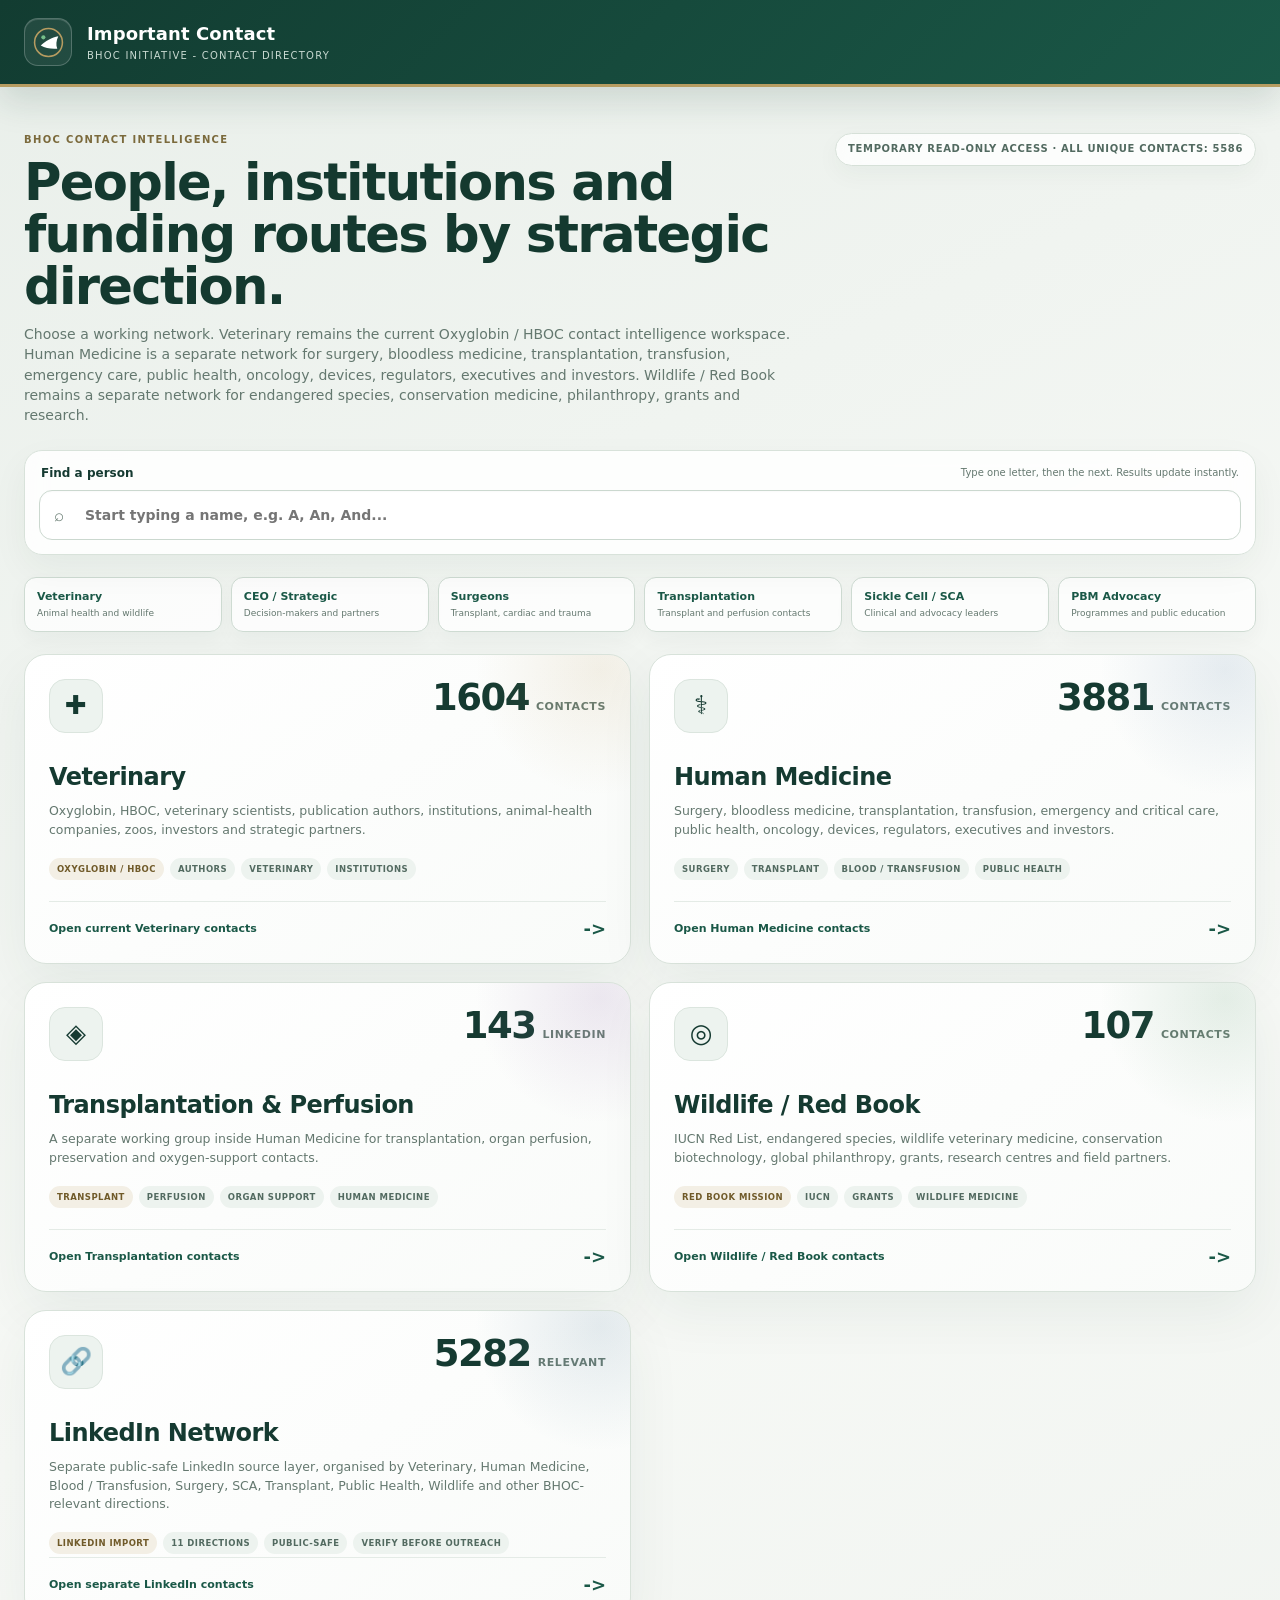
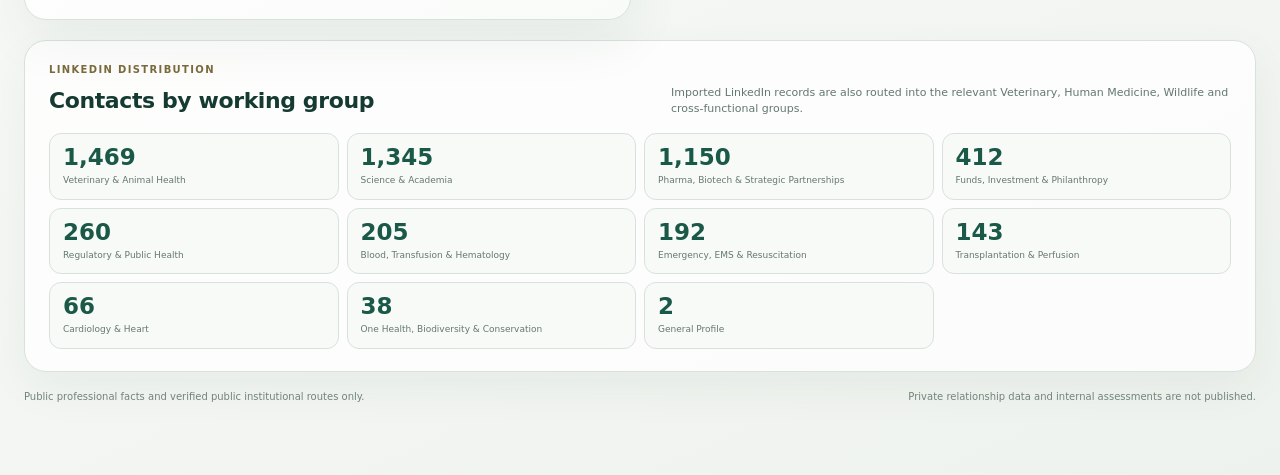
<file: index.html>
<!doctype html>
<html lang="en">
<head>
<meta charset="utf-8">
<meta name="viewport" content="width=device-width,initial-scale=1">
<meta name="robots" content="noindex,nofollow,noarchive">
<meta name="referrer" content="no-referrer">
<meta http-equiv="Content-Security-Policy" content="default-src 'self'; script-src 'self' 'unsafe-inline'; style-src 'self' 'unsafe-inline'; connect-src 'self'; img-src 'self' data:; object-src 'none'; frame-src 'none'; base-uri 'none'; form-action 'none'">
<title>Important Contact | BHOC Contact Intelligence</title>
<style>.card.human:before{background:radial-gradient(circle,#7898b52b,transparent 68%)}.result-badge.human{background:#edf1f7;color:#49627a}

:root{--bg:#eef2ee;--panel:#fff;--line:#d8e2da;--ink:#153a31;--muted:#64786f;--brand:#123c31;--brand2:#1a5847;--gold:#b79c61;--soft:#edf3ef}
*{box-sizing:border-box}
html,body{margin:0;min-height:100%;background:linear-gradient(155deg,#e9efea 0%,#f7f9f6 55%,#eef2ee 100%);color:var(--ink);font:14px/1.45 system-ui,-apple-system,BlinkMacSystemFont,"Segoe UI",sans-serif}
a{color:inherit}
header{background:linear-gradient(135deg,var(--brand),var(--brand2));color:#fff;border-bottom:3px solid var(--gold);box-shadow:0 14px 35px #123c3126}
.top{max-width:1360px;min-height:84px;margin:auto;padding:0 24px;display:flex;align-items:center;gap:15px}
.mark{width:48px;height:48px;border:1px solid #ffffff38;border-radius:14px;display:grid;place-items:center;background:#ffffff12;box-shadow:inset 0 1px 0 #ffffff22}
.mark svg{width:33px;height:33px}.brand b{display:block;font-size:18px;letter-spacing:.1px}.brand small{display:block;font-size:10px;color:#c8d9d1;letter-spacing:1.2px;text-transform:uppercase;margin-top:2px}
main{max-width:1360px;margin:auto;padding:46px 24px 70px}
.hero{display:grid;grid-template-columns:minmax(0,1fr) auto;gap:30px;align-items:end;margin-bottom:24px}
.kicker{font-size:10px;text-transform:uppercase;letter-spacing:1.35px;font-weight:850;color:#7b6a3c;margin-bottom:8px}
h1{font-size:clamp(30px,4vw,54px);line-height:1.02;letter-spacing:-1.7px;margin:0 0 12px;color:#14392f;max-width:850px}
.hero p{margin:0;color:var(--muted);font-size:14px;max-width:790px}
.live{align-self:start;border:1px solid #d6e0d8;background:#ffffffc7;backdrop-filter:blur(10px);border-radius:999px;padding:8px 12px;font-size:10px;font-weight:850;text-transform:uppercase;letter-spacing:.65px;color:#526a60;box-shadow:0 8px 24px #123c310b}
.search-panel{position:relative;z-index:20;margin:0 0 22px;background:#ffffffd9;border:1px solid var(--line);border-radius:18px;padding:14px;box-shadow:0 14px 36px #123c310d;backdrop-filter:blur(10px)}
.search-label{display:flex;justify-content:space-between;gap:12px;align-items:center;margin:0 2px 8px}.search-label b{font-size:12px}.search-label span{font-size:10px;color:var(--muted)}
.search-wrap{position:relative}.search-icon{position:absolute;left:15px;top:50%;transform:translateY(-50%);font-size:17px;color:#6a7e74;pointer-events:none}.search-wrap input{width:100%;height:50px;border:1px solid #cbd8cf;border-radius:13px;background:#fff;color:var(--ink);padding:0 48px 0 45px;font:600 14px/1.2 system-ui,-apple-system,BlinkMacSystemFont,"Segoe UI",sans-serif;outline:none;box-shadow:inset 0 1px 2px #123c3106}.search-wrap input:focus{border-color:#79978a;box-shadow:0 0 0 3px #1a584713}.clear-search{position:absolute;right:10px;top:50%;transform:translateY(-50%);width:31px;height:31px;border:0;border-radius:9px;background:#edf3ef;color:#526a60;cursor:pointer;font-size:17px;display:none}.clear-search.show{display:block}.search-results{display:none;margin-top:8px;border:1px solid #d6e0d8;border-radius:13px;background:#fff;overflow:hidden;box-shadow:0 18px 40px #123c3114;max-height:420px;overflow-y:auto}.search-results.show{display:block}.result{display:grid;grid-template-columns:minmax(0,1fr) auto;gap:16px;padding:12px 13px;border-bottom:1px solid #e7ede9;text-decoration:none;align-items:center}.result:last-child{border-bottom:0}.result:hover,.result.active{background:#f5f8f6}.result-name{font-size:13px;font-weight:850;color:#173d33}.result-meta{font-size:10px;color:var(--muted);margin-top:2px;line-height:1.35}.result-badges{display:flex;gap:5px;flex-wrap:wrap;justify-content:flex-end}.result-badge{font-size:8px;font-weight:850;text-transform:uppercase;letter-spacing:.4px;padding:4px 7px;border-radius:999px;background:#edf3ef;color:#526a60}.result-badge.wild{background:#edf4e9;color:#4d684e}.result-badge.vet{background:#f3efe5;color:#715b29}.empty-result{padding:14px;color:var(--muted);font-size:11px}.search-foot{padding:8px 12px;background:#f7f9f7;color:#7a8b82;font-size:9px;border-top:1px solid #e7ede9}
.priority-nav{display:grid;grid-template-columns:repeat(6,minmax(120px,1fr));gap:9px;margin:0 0 22px}.priority-link{padding:11px 12px;border:1px solid #cedbd2;border-radius:12px;background:#ffffffc9;color:var(--ink);text-decoration:none;box-shadow:0 8px 20px #123c310a;transition:transform .15s ease,border-color .15s ease}.priority-link:hover{transform:translateY(-1px);border-color:var(--gold)}.priority-link b{display:block;font-size:11px;color:var(--brand2)}.priority-link span{display:block;margin-top:3px;font-size:9px;color:var(--muted);line-height:1.3}
.grid{display:grid;grid-template-columns:repeat(2,minmax(0,1fr));gap:18px}
.card{position:relative;min-height:310px;background:linear-gradient(145deg,#fff,#f9fbf9);border:1px solid var(--line);border-radius:22px;padding:24px;overflow:hidden;text-decoration:none;box-shadow:0 20px 55px #123c3110;transition:transform .18s ease,box-shadow .18s ease,border-color .18s ease}
.card:hover{transform:translateY(-3px);box-shadow:0 26px 65px #123c3118;border-color:#c3d2c7}
.card:before{content:"";position:absolute;width:260px;height:260px;border-radius:50%;right:-100px;top:-115px;background:radial-gradient(circle,#b79c6124,transparent 68%);pointer-events:none}
.card.wild:before{background:radial-gradient(circle,#6ca27a2b,transparent 68%)}.card.network:before{background:radial-gradient(circle,#6b8fa52b,transparent 68%)}
.card-top{display:flex;justify-content:space-between;align-items:flex-start;gap:20px}
.icon{width:54px;height:54px;border-radius:16px;background:#edf3ef;border:1px solid #dbe5de;display:grid;place-items:center;font-size:26px}
.count{display:flex;align-items:baseline;gap:7px;text-align:right}.count strong{font-size:37px;line-height:1;letter-spacing:-1.5px}.count span{font-size:11px;font-weight:800;color:var(--muted);text-transform:uppercase;letter-spacing:.6px}
.card h2{font-size:24px;margin:27px 0 8px;letter-spacing:-.55px}.card p{color:var(--muted);margin:0;max-width:570px;font-size:12.5px}
.tags{display:flex;flex-wrap:wrap;gap:6px;margin:19px 0 26px}.tag{background:var(--soft);color:#526a60;border-radius:999px;padding:5px 8px;font-size:8.5px;font-weight:850;text-transform:uppercase;letter-spacing:.45px}.tag.gold{background:#f3efe5;color:#705a29}
.go{position:absolute;left:24px;right:24px;bottom:21px;display:flex;justify-content:space-between;align-items:center;padding-top:14px;border-top:1px solid #e4ebe6;font-size:11px;font-weight:850;color:#1a5847}.arrow{font-size:18px}
.card.transplant:before{background:radial-gradient(circle,#9c7cb12b,transparent 68%)}
.group-summary{margin-top:20px;padding:22px 24px;background:#ffffffc9;border:1px solid var(--line);border-radius:22px;box-shadow:0 16px 45px #123c310d}.group-summary-head{display:flex;justify-content:space-between;gap:20px;align-items:end;margin-bottom:16px}.group-summary-head h2{margin:0;font-size:22px;letter-spacing:-.4px}.group-summary-head span{max-width:560px;color:var(--muted);font-size:11px}.group-counts{display:grid;grid-template-columns:repeat(4,minmax(150px,1fr));gap:8px}.group-count{padding:12px 13px;border:1px solid #d8e2da;border-radius:12px;background:#f8faf8}.group-count strong{display:block;font-size:23px;line-height:1;color:var(--brand2)}.group-count span{display:block;margin-top:6px;color:var(--muted);font-size:9px;line-height:1.3}.group-loading{color:var(--muted);font-size:11px}
.footer{margin-top:18px;color:#71847a;font-size:10px;display:flex;justify-content:space-between;gap:20px;flex-wrap:wrap}
@media(max-width:820px){main{padding:30px 15px 50px}.top{padding:0 15px}.hero{grid-template-columns:1fr;gap:14px}.live{justify-self:start}.priority-nav{grid-template-columns:1fr 1fr}.grid{grid-template-columns:1fr}.card{min-height:300px;padding:20px}.go{left:20px;right:20px}.count strong{font-size:32px}h1{letter-spacing:-1px}.search-label{align-items:flex-start;flex-direction:column;gap:2px}.result{grid-template-columns:1fr}.result-badges{justify-content:flex-start}.group-summary{padding:18px}.group-summary-head{align-items:flex-start;flex-direction:column;gap:5px}.group-counts{grid-template-columns:repeat(2,minmax(0,1fr))}}@media(max-width:470px){.priority-nav{grid-template-columns:1fr}.group-counts{grid-template-columns:1fr}}
</style>
</head>
<body>
<header>
  <div class="top">
    <div class="mark" aria-label="BHOC Initiative">
      <svg viewBox="0 0 64 64" fill="none" aria-hidden="true">
        <circle cx="32" cy="32" r="27" stroke="#B79C61" stroke-width="3"/>
        <path d="M17 38c8-8 22-16 34-18-4 8-5 17-2 24-12 1-23-1-32-6Z" fill="#fff"/>
        <circle cx="22" cy="22" r="4" fill="#75BE89"/>
      </svg>
    </div>
    <div class="brand"><b>Important Contact</b><small>BHOC Initiative - Contact Directory</small></div>
  </div>
</header>

<main>
<section class="hero">
  <div>
    <div class="kicker">BHOC Contact Intelligence</div>
    <h1>People, institutions and funding routes by strategic direction.</h1>
    <p>Choose a working network. Veterinary remains the current Oxyglobin / HBOC contact intelligence workspace. Human Medicine is a separate network for surgery, bloodless medicine, transplantation, transfusion, emergency care, public health, oncology, devices, regulators, executives and investors. Wildlife / Red Book remains a separate network for endangered species, conservation medicine, philanthropy, grants and research.</p>
  </div>
  <div class="live">Temporary read-only access · All unique contacts: <strong id="allCount">...</strong></div>
</section>

<section class="search-panel" aria-label="Person search">
  <div class="search-label"><b>Find a person</b><span>Type one letter, then the next. Results update instantly.</span></div>
  <div class="search-wrap">
    <span class="search-icon" aria-hidden="true">&#8981;</span>
    <input id="personSearch" type="search" inputmode="search" autocomplete="off" spellcheck="false" placeholder="Start typing a name, e.g. A, An, And..." aria-label="Search people by name" aria-controls="personResults" aria-autocomplete="list">
    <button class="clear-search" id="clearSearch" type="button" aria-label="Clear search">x</button>
  </div>
  <div class="search-results" id="personResults" role="listbox" aria-label="Matching people"></div>
</section>

<nav class="priority-nav" aria-label="Priority contact groups">
  <a class="priority-link" href="site/contacts-v7.html?v=20260910-1"><b>Veterinary</b><span>Animal health and wildlife</span></a>
  <a class="priority-link" href="site/human-medicine.html?group=ceo_strategic"><b>CEO / Strategic</b><span>Decision-makers and partners</span></a>
  <a class="priority-link" href="site/human-medicine.html?group=surgery"><b>Surgeons</b><span>Transplant, cardiac and trauma</span></a>
  <a class="priority-link" href="site/human-medicine.html?group=transplant"><b>Transplantation</b><span>Transplant and perfusion contacts</span></a>
  <a class="priority-link" href="site/human-medicine.html?group=scd_sca"><b>Sickle Cell / SCA</b><span>Clinical and advocacy leaders</span></a>
  <a class="priority-link" href="site/human-medicine.html?group=pbm_advocacy"><b>PBM Advocacy</b><span>Programmes and public education</span></a>
</nav>

<section class="grid">
  <a class="card" href="site/contacts-v7.html?v=20260910-1">
    <div class="card-top">
      <div class="icon" aria-hidden="true">&#10010;</div>
      <div class="count"><strong id="vetCount">...</strong><span>contacts</span></div>
    </div>
    <h2>Veterinary</h2>
    <p>Oxyglobin, HBOC, veterinary scientists, publication authors, institutions, animal-health companies, zoos, investors and strategic partners.</p>
    <div class="tags"><span class="tag gold">Oxyglobin / HBOC</span><span class="tag">Authors</span><span class="tag">Veterinary</span><span class="tag">Institutions</span></div>
    <div class="go"><span>Open current Veterinary contacts</span><span class="arrow">-&gt;</span></div>
  </a>

  <a class="card human" href="site/human-medicine.html?v=20260910-1">
    <div class="card-top">
      <div class="icon" aria-hidden="true">&#9877;</div>
      <div class="count"><strong id="humanCount">...</strong><span>contacts</span></div>
    </div>
    <h2>Human Medicine</h2>
    <p>Surgery, bloodless medicine, transplantation, transfusion, emergency and critical care, public health, oncology, devices, regulators, executives and investors.</p>
    <div class="tags"><span class="tag">Surgery</span><span class="tag">Transplant</span><span class="tag">Blood / Transfusion</span><span class="tag">Public Health</span></div>
    <div class="go"><span>Open Human Medicine contacts</span><span class="arrow">-&gt;</span></div>
  </a>

  <a class="card transplant" href="site/human-medicine.html?group=transplant">
    <div class="card-top">
      <div class="icon" aria-hidden="true">&#9672;</div>
      <div class="count"><strong id="transplantCount">...</strong><span>LinkedIn</span></div>
    </div>
    <h2>Transplantation &amp; Perfusion</h2>
    <p>A separate working group inside Human Medicine for transplantation, organ perfusion, preservation and oxygen-support contacts.</p>
    <div class="tags"><span class="tag gold">Transplant</span><span class="tag">Perfusion</span><span class="tag">Organ support</span><span class="tag">Human Medicine</span></div>
    <div class="go"><span>Open Transplantation contacts</span><span class="arrow">-&gt;</span></div>
  </a>

  <a class="card wild" href="site/wildlife-red-book.html?v=20260906-2">
    <div class="card-top">
      <div class="icon" aria-hidden="true">&#9678;</div>
      <div class="count"><strong id="wildCount">...</strong><span>contacts</span></div>
    </div>
    <h2>Wildlife / Red Book</h2>
    <p>IUCN Red List, endangered species, wildlife veterinary medicine, conservation biotechnology, global philanthropy, grants, research centres and field partners.</p>
    <div class="tags"><span class="tag gold">Red Book Mission</span><span class="tag">IUCN</span><span class="tag">Grants</span><span class="tag">Wildlife Medicine</span></div>
    <div class="go"><span>Open Wildlife / Red Book contacts</span><span class="arrow">-&gt;</span></div>
  </a>
  <a class="card network" href="network/">
    <div class="card-top">
      <div class="icon" aria-hidden="true">&#128279;</div>
      <div class="count"><strong id="linkedinCount">...</strong><span>relevant</span></div>
    </div>
    <h2>LinkedIn Network</h2>
    <p>Separate public-safe LinkedIn source layer, organised by Veterinary, Human Medicine, Blood / Transfusion, Surgery, SCA, Transplant, Public Health, Wildlife and other BHOC-relevant directions.</p>
    <div class="tags"><span class="tag gold">LinkedIn import</span><span class="tag">11 directions</span><span class="tag">Public-safe</span><span class="tag">Verify before outreach</span></div>
    <div class="go"><span>Open separate LinkedIn contacts</span><span class="arrow">-&gt;</span></div>
  </a>
</section>

<section class="group-summary" aria-labelledby="group-summary-title">
  <div class="group-summary-head">
    <div><div class="kicker">LinkedIn distribution</div><h2 id="group-summary-title">Contacts by working group</h2></div>
    <span>Imported LinkedIn records are also routed into the relevant Veterinary, Human Medicine, Wildlife and cross-functional groups.</span>
  </div>
  <div class="group-counts" id="groupCounts"><span class="group-loading">Loading group counts...</span></div>
</section>

<div class="footer"><span>Public professional facts and verified public institutional routes only.</span><span>Private relationship data and internal assessments are not published.</span></div>
</main>

<script src="site/directory-counts.js?v=20260915-4"></script>
<script>
'use strict';
const norm=s=>String(s||'').toLowerCase().normalize('NFD').replace(/[\u0300-\u036f]/g,'').replace(/[^\p{L}\p{N}]+/gu,' ').trim().replace(/\s+/g,' ');
const esc=s=>String(s??'').replace(/[&<>"']/g,c=>({'&':'&amp;','<':'&lt;','>':'&gt;','"':'&quot;',"'":'&#39;'}[c]));
const clean=s=>String(s||'').replace(/[.]+$/,'').trim();
const citeSig=n=>{const t=clean(n).split(/\s+/).filter(Boolean);return t.length<2?norm(n):t[0].toLowerCase()+'|'+t.slice(1).join('').replace(/[^A-Za-z]/g,'').toLowerCase()};
const fullSig=n=>{const t=clean(n).replace(/[()]/g,' ').split(/\s+/).filter(Boolean);return t.length<2?norm(n):t[t.length-1].toLowerCase()+'|'+t.slice(0,-1).map(x=>(x.replace(/[^A-Za-z]/g,'')[0]||'')).join('').toLowerCase()};
const splitAuthors=p=>String(p.source_authors||p.authors||'').split(',').map(clean).filter(x=>x&&!/et\s*al/i.test(x));
function parseStrategic(md){
  const people=[],orgs=[];
  for(const line of md.split('\n').filter(x=>/^\|\s*[PO]\d+/.test(x))){
    const p=line.split('|').slice(1,-1).map(x=>x.trim());
    const m=(p[6]||'').match(/\((https?:\/\/[^)]+)\)/);
    const r={id:p[0],name:p[1],type:p[2],role:p[3],country:p[4],species:p[5],source:m?m[1]:''};
    (/^P/.test(r.id)?people:orgs).push(r);
  }
  return {people,orgs};
}
async function getJSON(url,fallback){try{const r=await fetch(url,{cache:'no-store'});if(!r.ok)throw Error(r.status);return await r.json()}catch(e){return fallback}}
async function getText(url,fallback=''){try{const r=await fetch(url,{cache:'no-store'});if(!r.ok)throw Error(r.status);return await r.text()}catch(e){return fallback}}
let peopleIndex=[];
function buildPeopleIndex(vetPeople,humanPeople,wildContacts,linkedinRecords){
  const map=new Map();
  function add(x,section){
    if(!x?.name)return;
    const key=norm(x.name); if(!key)return;
    let r=map.get(key);
    if(!r){r={name:x.name,role:x.role||'',organisation:x.organisation||'',country:x.country||'',url:x.source||x.contact_page||x.official_page||'',sections:new Set()};map.set(key,r)}
    r.sections.add(section);
    if(!r.role&&x.role)r.role=x.role;
    if(!r.organisation&&x.organisation)r.organisation=x.organisation;
    if(!r.country&&x.country)r.country=x.country;
    if(!r.url)r.url=x.contact_page||x.official_page||x.source||'';
  }
  vetPeople.forEach(p=>add({name:p.name,role:p.role,country:p.country,source:p.source},'Veterinary'));
  humanPeople.forEach(p=>add({name:p.name,role:p.role,country:p.country,source:p.source},'Human Medicine'));
  (wildContacts||[]).filter(x=>String(x.record_type||'').toLowerCase()==='person').forEach(p=>add(p,'Wildlife / Red Book'));
  (linkedinRecords||[]).forEach(p=>{
    const scope=window.ImportantContactCounts?.linkedInScope?.(p);
    const section=scope==='veterinary'?'Veterinary':scope==='wildlife'?'Wildlife / Red Book':'Human Medicine';
    add({name:p.n,role:p.r,organisation:p.o,source:p.l},section);
  });
  peopleIndex=[...map.values()].sort((a,b)=>a.name.localeCompare(b.name));
}
function renderPeopleSearch(){
  const input=document.getElementById('personSearch'),box=document.getElementById('personResults'),clear=document.getElementById('clearSearch');
  const q=norm(input.value);
  clear.classList.toggle('show',!!q);
  if(!q){box.classList.remove('show');box.innerHTML='';return}
  const matches=peopleIndex.filter(p=>norm(p.name).includes(q)).sort((a,b)=>{
    const an=norm(a.name),bn=norm(b.name),as=an.startsWith(q)?0:1,bs=bn.startsWith(q)?0:1;
    return as-bs||an.indexOf(q)-bn.indexOf(q)||a.name.localeCompare(b.name);
  }).slice(0,12);
  if(!matches.length){box.innerHTML='<div class="empty-result">No person found for <b>'+esc(input.value.trim())+'</b>.</div>';box.classList.add('show');return}
  box.innerHTML=matches.map(p=>{
    const meta=[p.role,p.organisation,p.country].filter(Boolean).join(' - ');
    const badges=[...p.sections].map(s=>'<span class="result-badge '+(s.startsWith('Wildlife')?'wild':s.startsWith('Human')?'human':'vet')+'">'+esc(s)+'</span>').join('');
    const href=p.url||'#';
    return '<a class="result" role="option" href="'+esc(href)+'"'+(href==='#'?'':' target="_blank" rel="noopener"')+'><div><div class="result-name">'+esc(p.name)+'</div><div class="result-meta">'+esc(meta||'Public professional contact')+'</div></div><div class="result-badges">'+badges+'</div></a>';
  }).join('')+'<div class="search-foot">Showing up to 12 matching people. Search is name-based and updates with every letter.</div>';
  box.classList.add('show');
}

document.getElementById('personSearch').addEventListener('input',renderPeopleSearch);
document.getElementById('personSearch').addEventListener('focus',()=>{if(document.getElementById('personSearch').value)renderPeopleSearch()});
document.getElementById('clearSearch').addEventListener('click',()=>{const i=document.getElementById('personSearch');i.value='';renderPeopleSearch();i.focus()});
document.addEventListener('click',e=>{if(!e.target.closest('.search-panel'))document.getElementById('personResults').classList.remove('show')});
document.getElementById('personSearch').addEventListener('keydown',e=>{if(e.key==='Escape'){e.currentTarget.value='';renderPeopleSearch();e.currentTarget.blur()}});

function renderGroupCounts(summary){
  const box=document.getElementById('groupCounts');
  const counts=summary.linkedinSegments||{};
  const entries=Object.entries(counts).sort((a,b)=>b[1]-a[1]||a[0].localeCompare(b[0]));
  box.innerHTML=entries.map(([label,count])=>'<div class="group-count"><strong>'+Number(count).toLocaleString('en-US')+'</strong><span>'+esc(label)+'</span></div>').join('');
}

(async()=>{
  const [md,hmd,wild]=await Promise.all([getText('veterinary/CONTACTS.md'),getText('human-medicine/CONTACTS.md'),getJSON('wildlife-red-book/contacts.json',{contacts:[]})]);
  const parsed=parseStrategic(md),humanParsed=parseStrategic(hmd);
  const network=await window.ImportantContactCounts.loadLinkedInNetwork();
  buildPeopleIndex(parsed.people,humanParsed.people,wild.contacts||[],network);
  const summary=await window.ImportantContactCounts.get();
  document.getElementById('vetCount').textContent=summary.veterinary??'-';
  document.getElementById('humanCount').textContent=summary.humanMedicine??'-';
  document.getElementById('wildCount').textContent=summary.wildlife??'-';
  document.getElementById('linkedinCount').textContent=summary.linkedinNetwork??'-';
  document.getElementById('transplantCount').textContent=summary.transplant??'-';
  document.getElementById('allCount').textContent=summary.total??'-';
  renderGroupCounts(summary);
})();
</script>
</body>
</html>
</file>
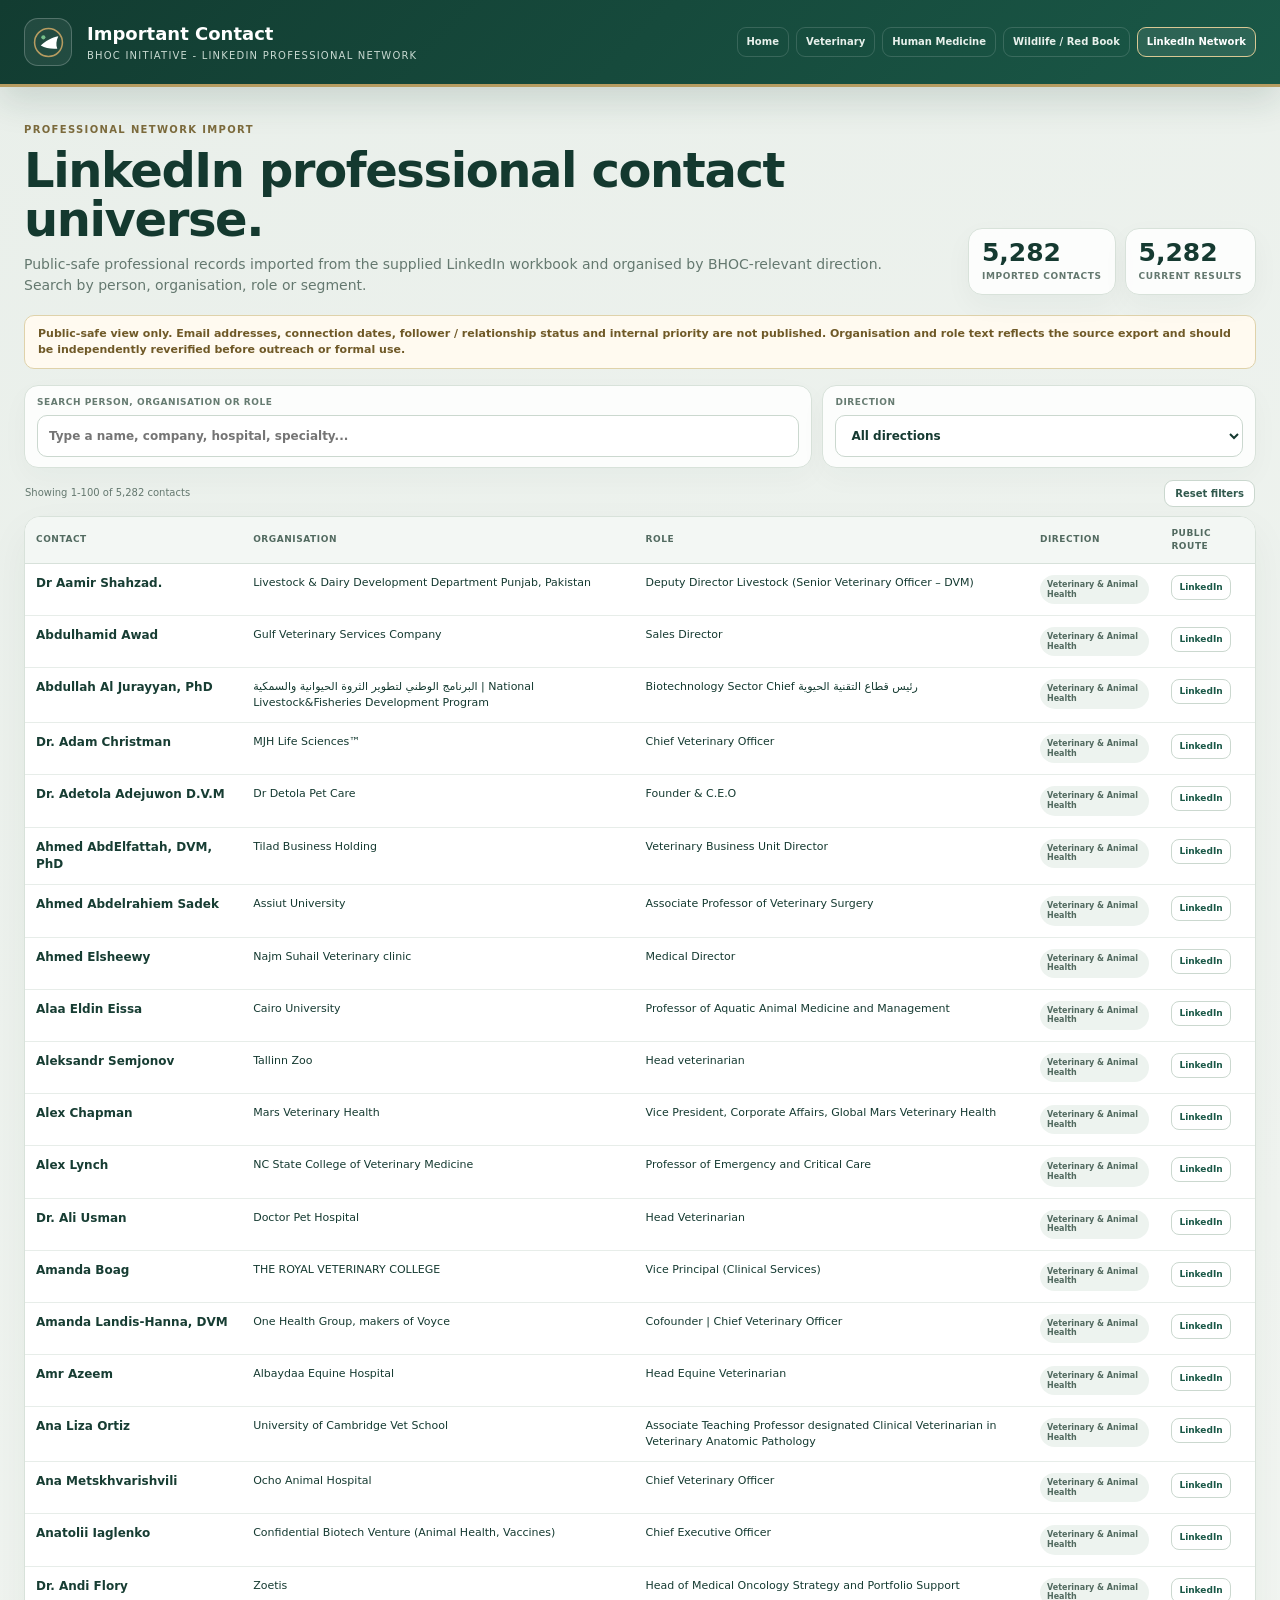
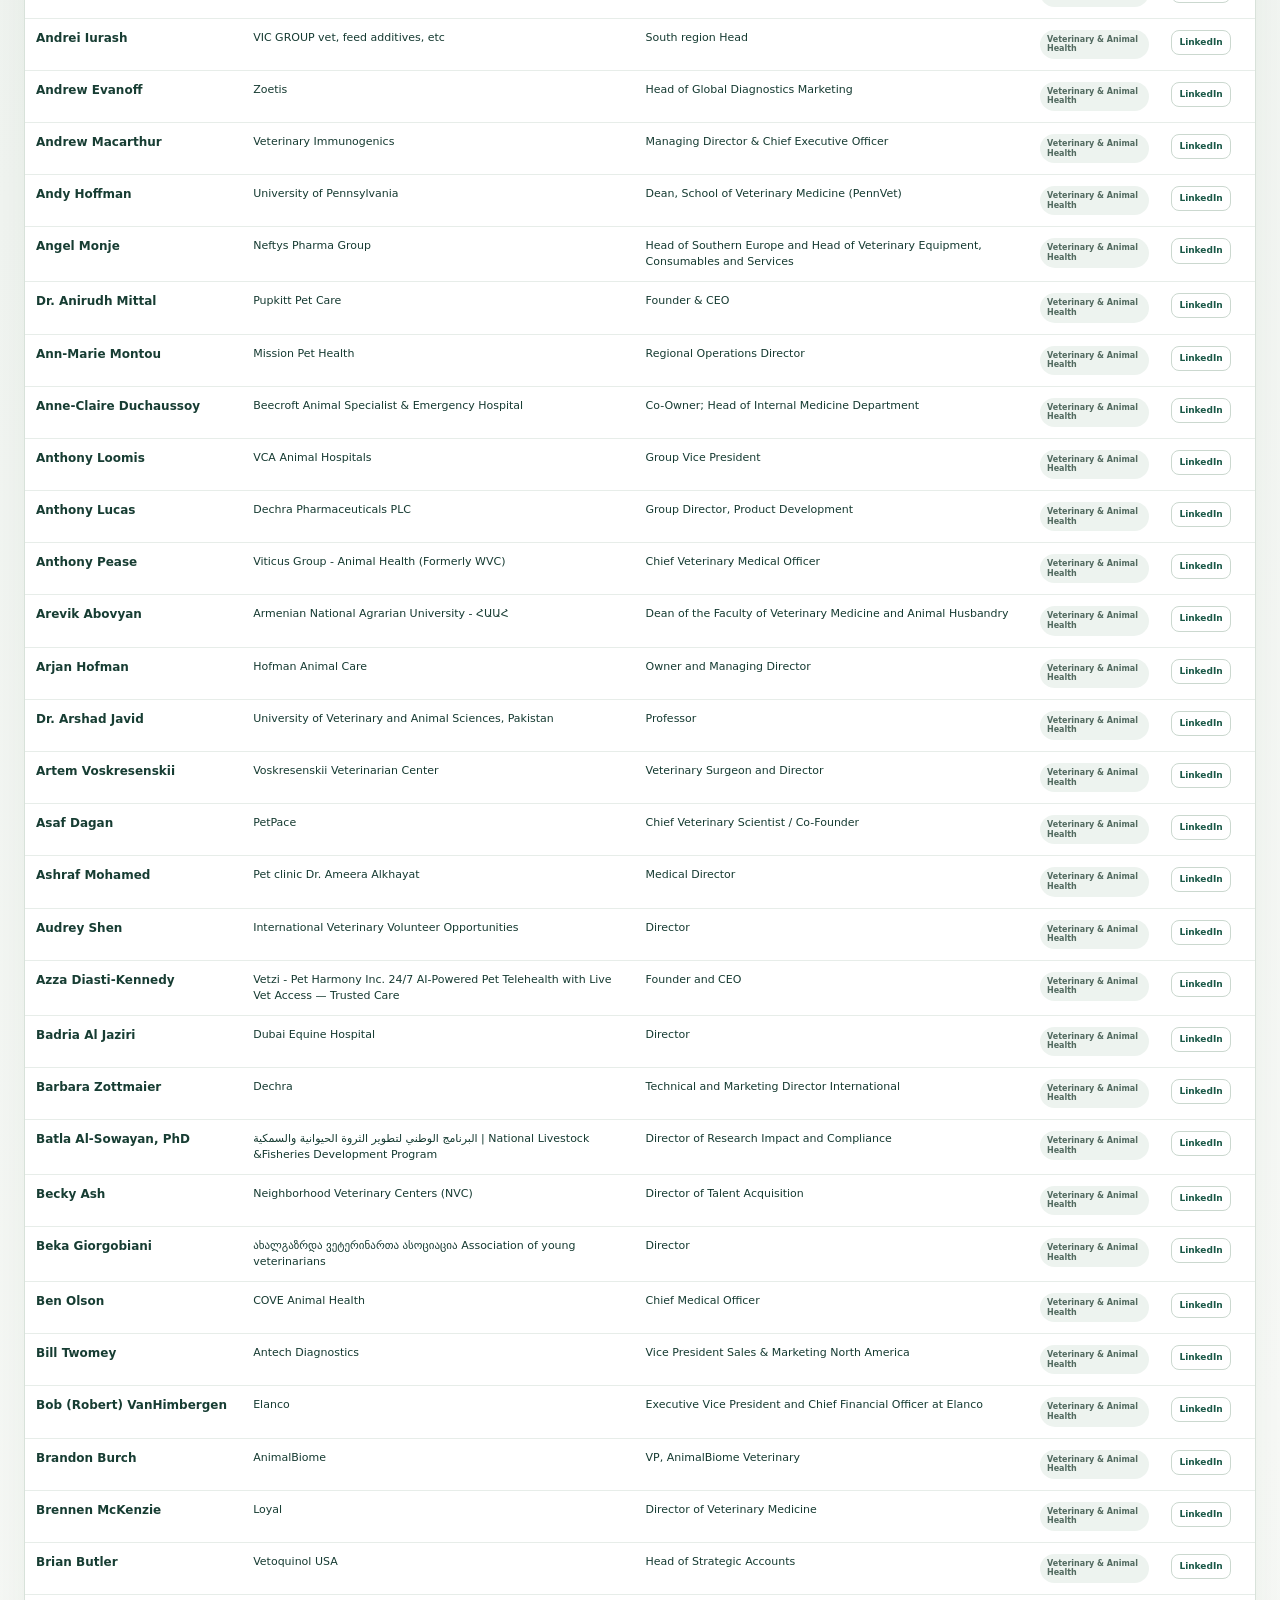
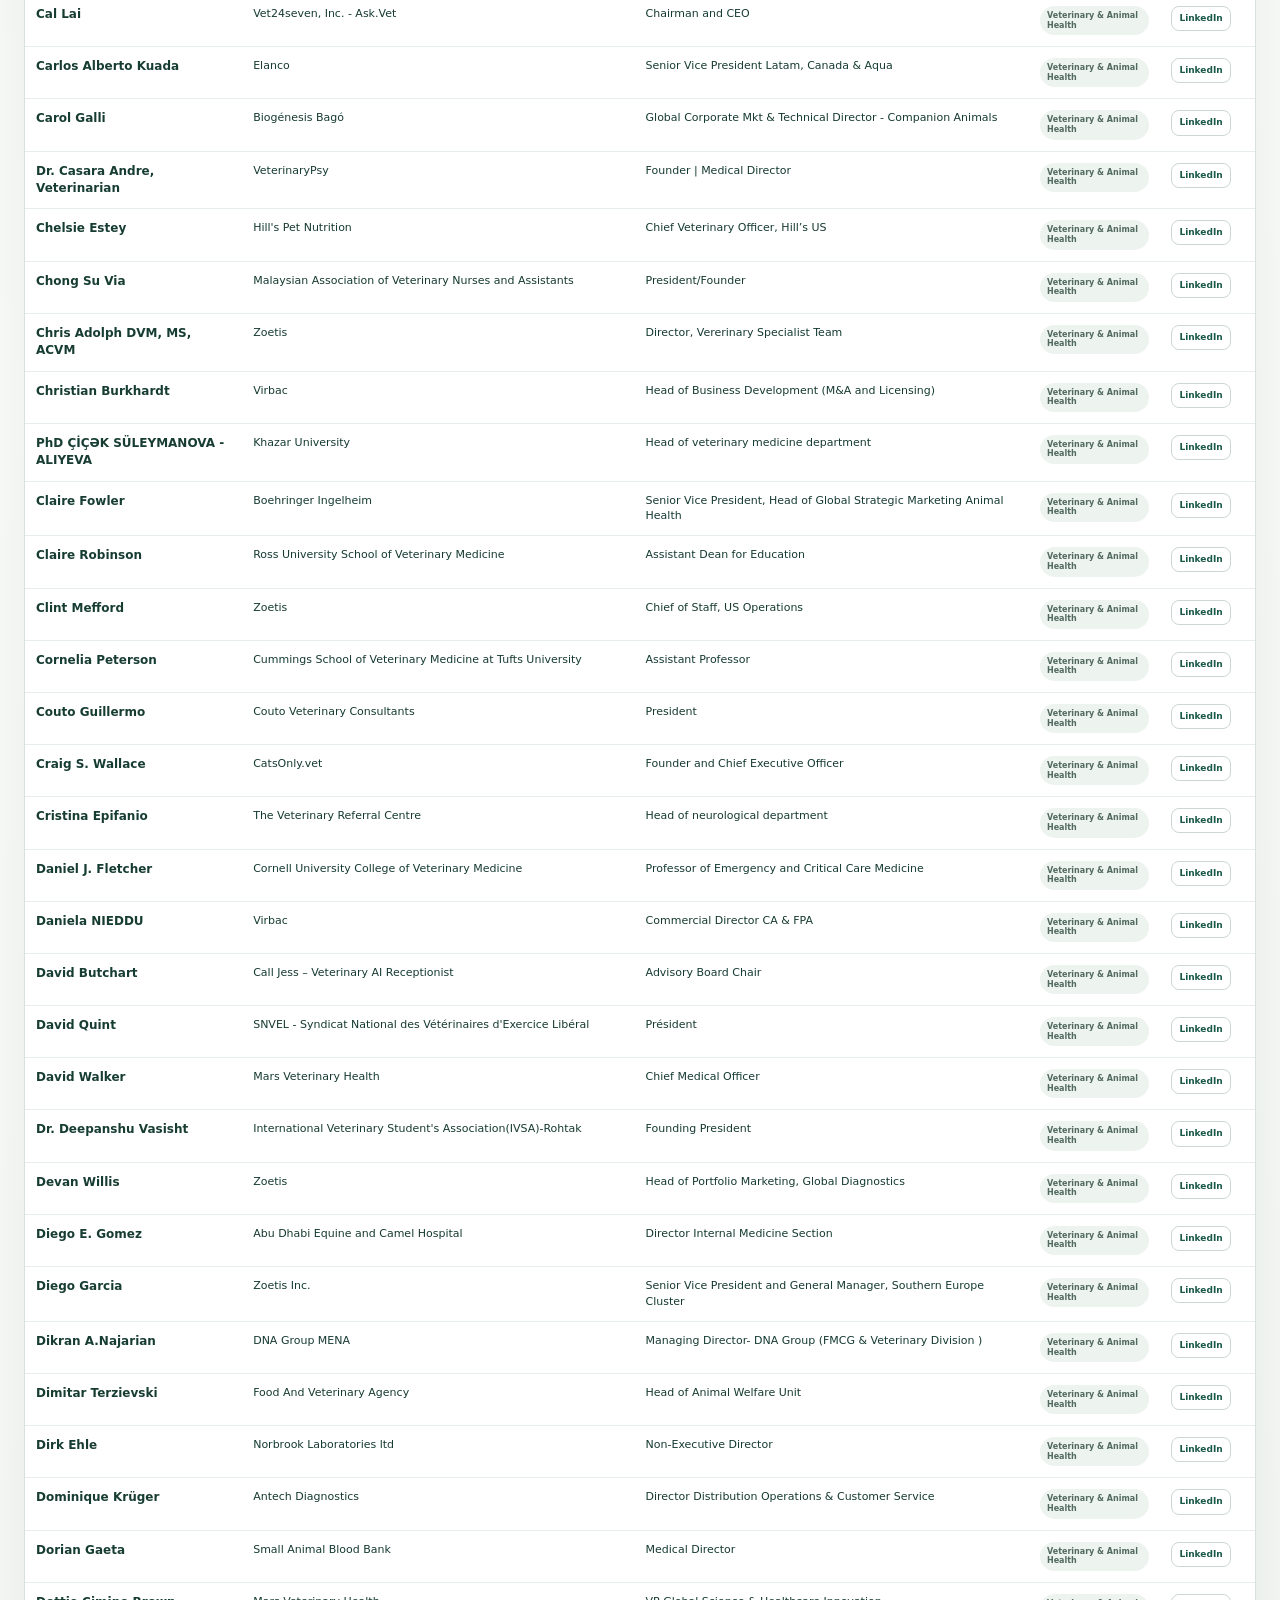
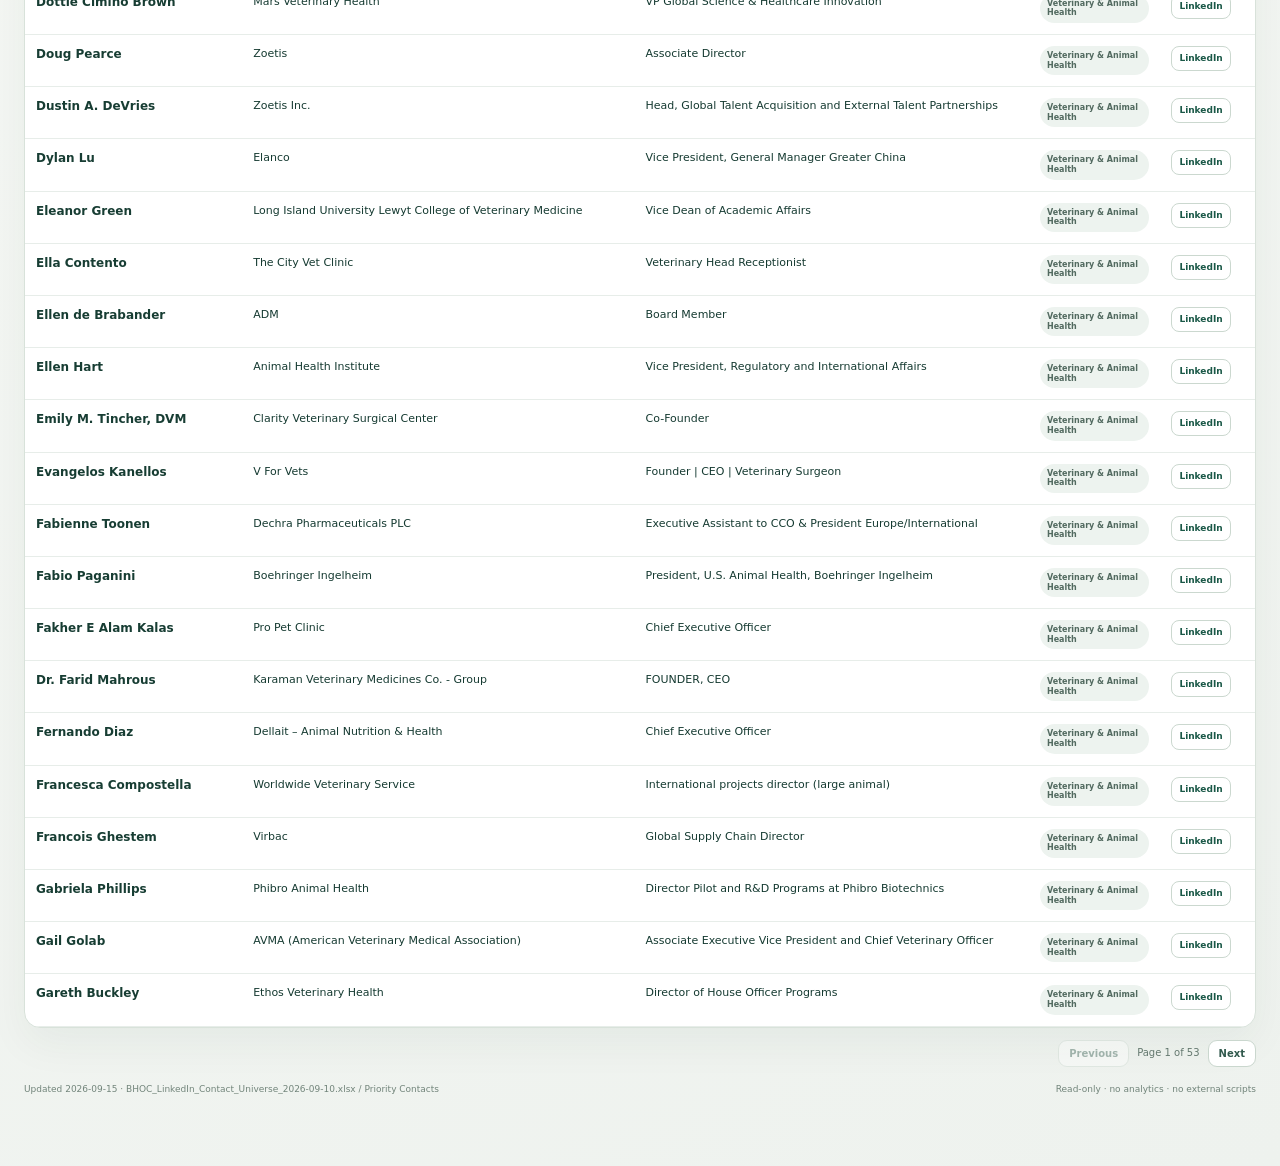
<file: network/index.html>
<!doctype html>
<html lang="en">
<head>
<meta charset="utf-8">
<meta name="viewport" content="width=device-width,initial-scale=1">
<meta name="robots" content="noindex,nofollow,noarchive">
<meta name="referrer" content="no-referrer">
<meta http-equiv="Content-Security-Policy" content="default-src 'self'; script-src 'self' 'unsafe-inline'; style-src 'self' 'unsafe-inline'; connect-src 'self'; img-src 'self' data:; object-src 'none'; frame-src 'none'; base-uri 'none'; form-action 'none'">
<title>Important Contact | LinkedIn Professional Network</title>
<style>
:root{--bg:#eef2ee;--panel:#fff;--line:#d8e2da;--ink:#153a31;--muted:#64786f;--brand:#123c31;--brand2:#1a5847;--gold:#b79c61;--soft:#edf3ef}
*{box-sizing:border-box}html,body{margin:0;min-height:100%;background:linear-gradient(155deg,#e9efea 0%,#f7f9f6 55%,#eef2ee 100%);color:var(--ink);font:14px/1.45 system-ui,-apple-system,BlinkMacSystemFont,"Segoe UI",sans-serif}a{color:inherit}header{background:linear-gradient(135deg,var(--brand),var(--brand2));color:#fff;border-bottom:3px solid var(--gold);box-shadow:0 14px 35px #123c3126}.top{max-width:1460px;min-height:84px;margin:auto;padding:0 24px;display:flex;align-items:center;gap:15px}.mark{width:48px;height:48px;border:1px solid #ffffff38;border-radius:14px;display:grid;place-items:center;background:#ffffff12}.mark svg{width:33px;height:33px}.brand{margin-right:auto}.brand b{display:block;font-size:18px}.brand small{display:block;font-size:10px;color:#c8d9d1;letter-spacing:1.2px;text-transform:uppercase;margin-top:2px}.nav{display:flex;gap:7px;flex-wrap:wrap}.nav a{font-size:10px;font-weight:800;text-decoration:none;padding:7px 9px;border-radius:9px;border:1px solid #ffffff25;color:#e7f0eb}.nav a:hover,.nav a.active{background:#ffffff16;border-color:#d9c894;color:#fff}main{max-width:1460px;margin:auto;padding:36px 24px 70px}.hero{display:grid;grid-template-columns:minmax(0,1fr) auto;gap:28px;align-items:end;margin-bottom:20px}.kicker{font-size:10px;text-transform:uppercase;letter-spacing:1.35px;font-weight:850;color:#7b6a3c;margin-bottom:8px}h1{font-size:clamp(29px,4vw,48px);line-height:1.03;letter-spacing:-1.4px;margin:0 0 10px;color:#14392f}.hero p{margin:0;color:var(--muted);max-width:900px}.stats{display:flex;gap:9px;flex-wrap:wrap;justify-content:flex-end}.stat{min-width:118px;padding:11px 13px;background:#ffffffd5;border:1px solid var(--line);border-radius:14px;box-shadow:0 10px 28px #123c310a}.stat strong{display:block;font-size:25px;line-height:1}.stat span{display:block;margin-top:5px;font-size:9px;font-weight:850;text-transform:uppercase;letter-spacing:.6px;color:var(--muted)}.notice{margin:0 0 16px;padding:10px 13px;border:1px solid #dfd2aa;border-radius:10px;background:#fffaf0;color:#6f5927;font-size:11px;font-weight:700}.controls{display:grid;grid-template-columns:minmax(260px,1fr) minmax(240px,.55fr);gap:10px;margin-bottom:12px}.control{background:#ffffffd8;border:1px solid var(--line);border-radius:14px;padding:10px 12px;box-shadow:0 10px 28px #123c3108}.control label{display:block;font-size:9px;font-weight:850;text-transform:uppercase;letter-spacing:.55px;color:#667b71;margin:0 0 6px}.control input,.control select{width:100%;height:42px;border:1px solid #cbd8cf;border-radius:10px;background:#fff;color:var(--ink);padding:0 11px;font:600 12px system-ui,-apple-system,BlinkMacSystemFont,"Segoe UI",sans-serif;outline:none}.control input:focus,.control select:focus{border-color:#79978a;box-shadow:0 0 0 3px #1a584713}.meta{display:flex;justify-content:space-between;align-items:center;gap:12px;margin:9px 1px;color:var(--muted);font-size:10px}.meta button,.pager button{border:1px solid #cad7ce;background:#fff;color:#31594d;border-radius:9px;padding:7px 10px;font:800 10px system-ui;cursor:pointer}.meta button:hover,.pager button:hover:not(:disabled){border-color:var(--gold)}.pager button:disabled{opacity:.4;cursor:default}.wrap{overflow:auto;background:#fff;border:1px solid var(--line);border-radius:16px;box-shadow:0 16px 42px #123c310d}table{border-collapse:collapse;width:100%;min-width:1020px}th{position:sticky;top:0;z-index:2;background:#f3f7f4;color:#526a60;text-align:left;font-size:9px;text-transform:uppercase;letter-spacing:.55px;padding:10px 11px;border-bottom:1px solid #d7e1da}td{padding:11px;border-bottom:1px solid #e7ede9;vertical-align:top;font-size:11px}tr:hover td{background:#fafcfb}.name{display:block;font-size:12px;font-weight:850;color:#173d33}.sub{display:block;margin-top:3px;color:#74877e;font-size:9px}.segment{display:inline-block;background:#edf3ef;color:#526a60;border-radius:999px;padding:5px 7px;font-size:8px;font-weight:850;line-height:1.2}.linkedin{display:inline-block;text-decoration:none;font-size:9px;font-weight:850;color:#1a5847;border:1px solid #cbd8cf;border-radius:8px;padding:5px 7px;background:#fff}.pager{display:flex;justify-content:flex-end;align-items:center;gap:8px;margin-top:12px}.pager span{font-size:10px;color:var(--muted)}.foot{margin-top:16px;display:flex;justify-content:space-between;gap:18px;flex-wrap:wrap;color:#71847a;font-size:9px}.loading{padding:30px;text-align:center;color:var(--muted)}
@media(max-width:840px){.top{padding:12px 15px;align-items:flex-start}.nav{display:none}main{padding:27px 14px 45px}.hero{grid-template-columns:1fr}.stats{justify-content:flex-start}.controls{grid-template-columns:1fr}.stat{min-width:100px}.wrap{border-radius:12px}}
</style>
</head>
<body>
<header><div class="top">
<div class="mark" aria-label="BHOC Initiative"><svg viewBox="0 0 64 64" fill="none" aria-hidden="true"><circle cx="32" cy="32" r="27" stroke="#B79C61" stroke-width="3"/><path d="M17 38c8-8 22-16 34-18-4 8-5 17-2 24-12 1-23-1-32-6Z" fill="#fff"/><circle cx="22" cy="22" r="4" fill="#75BE89"/></svg></div>
<div class="brand"><b>Important Contact</b><small>BHOC Initiative - LinkedIn Professional Network</small></div>
<nav class="nav" aria-label="Important Contact sections"><a href="../">Home</a><a href="../site/contacts-v7.html">Veterinary</a><a href="../site/human-medicine.html">Human Medicine</a><a href="../site/wildlife-red-book.html">Wildlife / Red Book</a><a class="active" href="./" aria-current="page">LinkedIn Network</a></nav>
</div></header>
<main>
<section class="hero"><div><div class="kicker">Professional Network Import</div><h1>LinkedIn professional contact universe.</h1><p>Public-safe professional records imported from the supplied LinkedIn workbook and organised by BHOC-relevant direction. Search by person, organisation, role or segment.</p></div><div class="stats"><div class="stat"><strong id="total">...</strong><span>Imported contacts</span></div><div class="stat"><strong id="filtered">...</strong><span>Current results</span></div></div></section>
<p class="notice">Public-safe view only. Email addresses, connection dates, follower / relationship status and internal priority are not published. Organisation and role text reflects the source export and should be independently reverified before outreach or formal use.</p>
<section class="controls"><div class="control"><label for="q">Search person, organisation or role</label><input id="q" type="search" autocomplete="off" spellcheck="false" placeholder="Type a name, company, hospital, specialty..."></div><div class="control"><label for="segment">Direction</label><select id="segment"><option value="all">All directions</option></select></div></section>
<div class="meta"><span id="meta">Loading contact network...</span><button id="reset" type="button">Reset filters</button></div>
<div class="wrap"><table><thead><tr><th>Contact</th><th>Organisation</th><th>Role</th><th>Direction</th><th>Public route</th></tr></thead><tbody id="rows"><tr><td colspan="5" class="loading">Loading 5,000+ professional records...</td></tr></tbody></table></div>
<div class="pager"><button id="prev" type="button">Previous</button><span id="page">Page ...</span><button id="next" type="button">Next</button></div>
<div class="foot"><span id="source">Source dataset loading...</span><span>Read-only · no analytics · no external scripts</span></div>
</main>
<script>
'use strict';
const $=id=>document.getElementById(id),esc=s=>String(s??'').replace(/[&<>"']/g,c=>({'&':'&amp;','<':'&lt;','>':'&gt;','"':'&quot;',"'":'&#39;'}[c])),norm=s=>String(s||'').toLowerCase().normalize('NFD').replace(/[\u0300-\u036f]/g,'').replace(/[^a-z0-9]+/g,' ').trim().replace(/\s+/g,' ');
let all=[],view=[],page=1;const pageSize=100;
function render(){const pages=Math.max(1,Math.ceil(view.length/pageSize));if(page>pages)page=pages;const start=(page-1)*pageSize,end=Math.min(view.length,start+pageSize),slice=view.slice(start,end);$('rows').innerHTML=slice.length?slice.map(c=>`<tr><td><span class="name">${esc(c.n)}</span></td><td>${esc(c.o||'-')}</td><td>${esc(c.r||'-')}</td><td><span class="segment">${esc(c.s||'General Profile')}</span></td><td>${c.l?`<a class="linkedin" href="${esc(c.l)}" target="_blank" rel="noopener noreferrer">LinkedIn</a>`:'-'}</td></tr>`).join(''):'<tr><td colspan="5" class="loading">No contacts match the current filters.</td></tr>';$('filtered').textContent=view.length.toLocaleString('en-US');$('meta').textContent=view.length?`Showing ${start+1}-${end} of ${view.length.toLocaleString('en-US')} contacts`:'0 contacts';$('page').textContent=`Page ${page} of ${pages}`;$('prev').disabled=page<=1;$('next').disabled=page>=pages}
function apply(){const q=norm($('q').value),s=$('segment').value;view=all.filter(c=>(s==='all'||c.s===s)&&(!q||norm(`${c.n} ${c.o} ${c.r} ${c.s}`).includes(q)));page=1;render()}
$('q').addEventListener('input',apply);$('segment').addEventListener('change',apply);$('reset').onclick=()=>{$('q').value='';$('segment').value='all';apply()};$('prev').onclick=()=>{if(page>1){page--;render();window.scrollTo({top:0,behavior:'smooth'})}};$('next').onclick=()=>{if(page<Math.ceil(view.length/pageSize)){page++;render();window.scrollTo({top:0,behavior:'smooth'})}};
(async()=>{try{const m=await fetch('data/manifest.json?ts='+Date.now(),{cache:'no-store'}).then(r=>{if(!r.ok)throw Error('manifest HTTP '+r.status);return r.json()});const files=Array.isArray(m.data_files)&&m.data_files.length?m.data_files:[m.data_file||'data/contacts.json.gz'];const responses=await Promise.all(files.map(path=>fetch(path+'?ts='+Date.now(),{cache:'no-store'})));const bad=responses.find(r=>!r.ok);if(bad)throw Error('contact data HTTP '+bad.status);if(!('DecompressionStream' in window))throw Error('This browser does not support gzip decompression');const encoded=(await Promise.all(responses.map(r=>r.text()))).join('').replace(/\\s+/g,'');const binary=atob(encoded);const bytes=Uint8Array.from(binary,c=>c.charCodeAt(0));const stream=new Response(bytes).body.pipeThrough(new DecompressionStream('gzip'));const text=await new Response(stream).text();all=(JSON.parse(text).contacts||[]);view=all.slice();$('total').textContent=all.length.toLocaleString('en-US');$('source').textContent=`Updated ${m.updated} · ${m.source}`;Object.keys(m.segments||{}).sort((a,b)=>a.localeCompare(b)).forEach(s=>{const o=document.createElement('option');o.value=s;o.textContent=`${s} (${Number(m.segments[s]).toLocaleString('en-US')})`;$('segment').appendChild(o)});render()}catch(e){console.error(e);$('rows').innerHTML='<tr><td colspan="5" class="loading">Could not load the contact network.</td></tr>';$('meta').textContent='Load failed'}})();
</script>
</body>
</html>
</file>
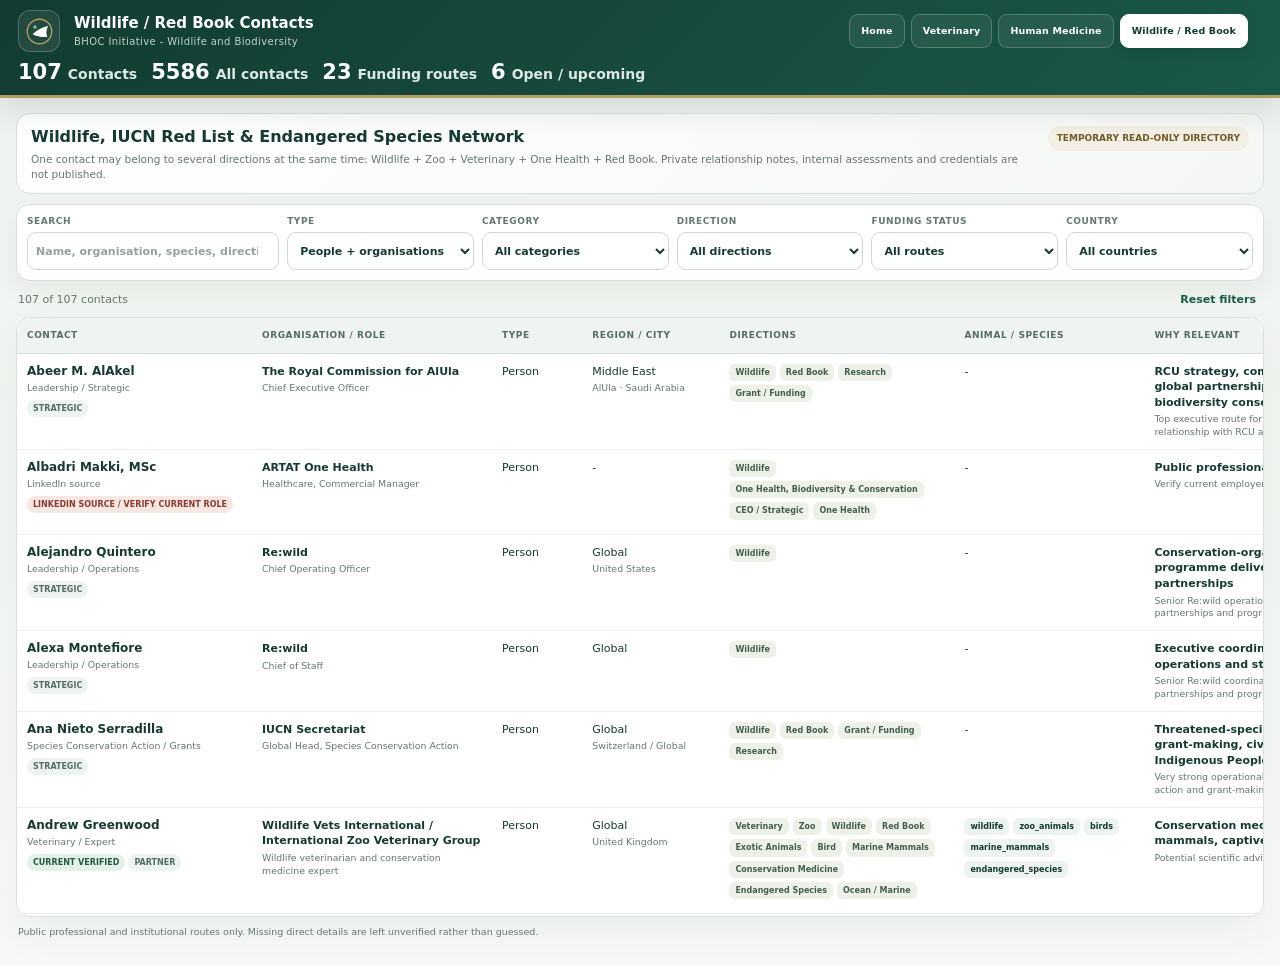
<file: site/wildlife-red-book.html>
<!doctype html>
<html lang="en">
<head>
<meta charset="utf-8">
<meta name="viewport" content="width=device-width,initial-scale=1">
<meta name="robots" content="noindex,nofollow,noarchive">
<meta name="referrer" content="no-referrer">
<meta http-equiv="Content-Security-Policy" content="default-src 'self'; script-src 'self' 'unsafe-inline'; style-src 'self' 'unsafe-inline'; connect-src 'self'; img-src 'self' data:; object-src 'none'; frame-src 'none'; base-uri 'none'; form-action 'none'">
<title>Wildlife / Red Book Contacts | BHOC Important Contact</title>
<link rel="stylesheet" href="contacts-v7.css?v=20260906-6">
<style>
.top{grid-template-columns:auto 1fr auto auto}.intro{display:flex;justify-content:space-between;gap:18px;align-items:flex-start;background:linear-gradient(135deg,#fff,#f4f7f4);border:1px solid var(--line);border-radius:14px;padding:12px 14px;margin-bottom:10px}.intro h1{font-size:16px;margin:0 0 3px}.intro p{margin:0;color:var(--muted);font-size:10.5px;max-width:1050px}.intro .badge{white-space:nowrap;background:#f3efe5;color:#715b29;border-radius:999px;padding:6px 9px;font-size:9px;font-weight:800;text-transform:uppercase}.filters{grid-template-columns:1.35fr repeat(5,minmax(135px,1fr))}.wrap{max-height:calc(100vh - 300px)}table{min-width:2180px}.focus{min-width:310px;max-width:420px}.funding{min-width:270px;max-width:360px}.tag.open{background:#e3f1e7;color:#245a41}.tag.upcoming{background:#fff0d9;color:#80541a}.tag.warn{background:#f7e7e3;color:#8a3b2f}.tag.verified{background:#e4f1e8;color:#245a41}.warnText{color:#8a5a32}.pubs{min-width:420px;max-width:520px}
@media(max-width:1260px){.filters{grid-template-columns:repeat(3,1fr)}}
@media(max-width:760px){.intro{display:block}.intro .badge{display:inline-block;margin-top:8px}.filters{grid-template-columns:1fr}}
</style>
</head>
<body>
<header><div class="top">
<div class="mark" aria-label="BHOC Red Book Mission"><svg viewBox="0 0 64 64" fill="none" aria-hidden="true"><circle cx="32" cy="32" r="27" stroke="#B79C61" stroke-width="3"/><path d="M17 38c8-8 22-16 34-18-4 8-5 17-2 24-12 1-23-1-32-6Z" fill="#fff"/><circle cx="22" cy="22" r="4" fill="#75BE89"/></svg></div>
<div class="brand"><b>Wildlife / Red Book Contacts</b><small>BHOC Initiative - Wildlife and Biodiversity</small></div>
<nav class="section-nav" aria-label="Important Contact sections"><a class="nav-btn" href="../index.html?v=20260906-8">Home</a><a class="nav-btn" href="contacts-v7.html?v=20260906-8">Veterinary</a><a class="nav-btn" href="human-medicine.html?v=20260906-8">Human Medicine</a><a class="nav-btn active" href="wildlife-red-book.html?v=20260906-8" aria-current="page">Wildlife / Red Book</a></nav>
<div class="stats"><div class="stat"><strong id="total">0</strong><span>Contacts</span></div><div class="stat"><strong id="allSectionsCount">0</strong><span>All contacts</span></div><div class="stat"><strong id="fundingRoutes">0</strong><span>Funding routes</span></div><div class="stat"><strong id="activeWindows">0</strong><span>Open / upcoming</span></div></div>
</div></header>
<main>
<section class="intro"><div><h1>Wildlife, IUCN Red List & Endangered Species Network</h1><p>One contact may belong to several directions at the same time: Wildlife + Zoo + Veterinary + One Health + Red Book. Private relationship notes, internal assessments and credentials are not published.</p></div><span class="badge">Temporary read-only directory</span></section>
<section class="filters">
<label>Search<input id="fSearch" type="search" placeholder="Name, organisation, species, direction..."></label>
<label>Type<select id="fType"><option value="all">People + organisations</option><option value="Person">People</option><option value="Organisation">Organisations</option></select></label>
<label>Category<select id="fCategory"><option value="all">All categories</option></select></label>
<label>Direction<select id="fDirection"><option value="all">All directions</option></select></label>
<label>Funding status<select id="fFunding"><option value="all">All routes</option></select></label>
<label>Country<select id="fCountry"><option value="all">All countries</option></select></label>
</section>
<div class="meta"><span id="count">Loading contacts...</span><button id="reset">Reset filters</button></div>
<div class="wrap"><table><thead><tr><th>Contact</th><th>Organisation / Role</th><th>Type</th><th>Region / City</th><th>Directions</th><th>Animal / Species</th><th>Why relevant</th><th>Funding / Window</th><th>Contact details</th><th>Latest publication</th><th>Source</th></tr></thead><tbody id="rows"></tbody></table></div>
<p class="note">Public professional and institutional routes only. Missing direct details are left unverified rather than guessed.</p>
</main>
<script src="directory-counts.js?v=20260915-4"></script>
<script src="wildlife-red-book.js?v=20260915-2"></script>
</body>
</html>
</file>
<file: site/contacts-v7.css>
:root{--bg:#eef2ee;--panel:#fff;--line:#d8e2da;--ink:#153a31;--muted:#64786f;--brand:#123c31;--brand2:#1a5847;--gold:#b79c61;--soft:#edf3ef;--group:#e5f1e9;--groupInk:#245a41}
*{box-sizing:border-box}html,body{margin:0;background:linear-gradient(#eef2ee,#f7f9f6);color:var(--ink);font:13px/1.42 system-ui,-apple-system,BlinkMacSystemFont,"Segoe UI",sans-serif}a{color:#1a5b49;text-underline-offset:2px}button,select,input{font:inherit}
header{position:sticky;top:0;z-index:40;background:linear-gradient(135deg,var(--brand),var(--brand2));color:#fff;border-bottom:3px solid var(--gold);box-shadow:0 10px 30px #123c3124}.top{min-height:68px;max-width:1960px;margin:auto;padding:10px 18px;display:grid;grid-template-columns:auto minmax(280px,1fr) auto;grid-template-areas:"mark brand nav" "stats stats stats";gap:10px 14px;align-items:center}.mark{grid-area:mark;width:42px;height:42px;border:1px solid #ffffff38;border-radius:12px;display:grid;place-items:center;background:#ffffff12}.mark svg{width:29px;height:29px}.brand{grid-area:brand;min-width:0}.brand b{display:block;font-size:15px;white-space:nowrap}.brand small{display:block;font-size:10px;color:#bfd3ca;letter-spacing:.4px;text-transform:none;line-height:1.25;margin-top:2px}.section-nav{grid-area:nav;display:flex;align-items:center;gap:6px;flex-wrap:wrap;justify-content:flex-end;min-width:0}.nav-btn{display:inline-flex;align-items:center;justify-content:center;min-height:34px;padding:7px 11px;border:1px solid #ffffff36;border-radius:9px;background:#ffffff10;color:#fff;text-decoration:none;font-size:9.5px;font-weight:800;letter-spacing:.15px;white-space:nowrap;transition:background .15s ease,border-color .15s ease,transform .15s ease}.nav-btn:hover{background:#ffffff20;border-color:#ffffff5c;transform:translateY(-1px)}.nav-btn.active{background:#fff;color:var(--brand);border-color:#fff;box-shadow:0 5px 14px #081d171f}.stats{grid-area:stats;display:flex;gap:14px;align-items:baseline;flex-wrap:wrap;justify-content:flex-start}.stat{display:flex;gap:6px;align-items:baseline;white-space:nowrap}.stat strong{font-size:21px;line-height:1}.stat span{font-size:14px;font-weight:650;color:#dce9e3}
main{max-width:1960px;margin:auto;padding:15px 16px 28px}.priority-groups{display:grid;grid-template-columns:repeat(5,minmax(150px,1fr));gap:8px;margin:0 0 10px}.priority-group{min-height:74px;padding:11px 12px;border:1px solid #cedbd2;border-radius:12px;background:linear-gradient(145deg,#fff,#f5f8f5);color:var(--ink);text-decoration:none;box-shadow:0 8px 20px #123c310a;transition:transform .15s ease,border-color .15s ease,box-shadow .15s ease}.priority-group:hover{transform:translateY(-1px);border-color:var(--gold);box-shadow:0 10px 24px #123c3114}.priority-group strong{display:block;font-size:11px;color:var(--brand2);margin-bottom:4px}.priority-group span{display:block;font-size:9px;line-height:1.35;color:var(--muted)}.name-search{background:#fff;border:1px solid var(--line);border-radius:14px;padding:12px 14px;margin-bottom:10px;box-shadow:0 10px 24px #123c310d}.name-search label{display:block;font-size:9px;color:var(--muted);font-weight:800;text-transform:uppercase;letter-spacing:.55px;margin-bottom:5px}.name-search input{width:100%;height:44px;border:1px solid #c7d4cb;border-radius:10px;background:#fff;color:var(--ink);padding:0 14px;font-size:14px;outline:none;transition:border-color .15s ease,box-shadow .15s ease}.name-search input:focus,.filters input:focus{border-color:#1a5847;box-shadow:0 0 0 3px #1a584712;outline:none}.name-search .hint{display:block;margin-top:5px;color:var(--muted);font-size:9.5px}.filters{position:sticky;top:80px;z-index:30;background:#fff;border:1px solid var(--line);border-radius:14px;padding:10px;display:grid;grid-template-columns:repeat(5,minmax(160px,1fr));gap:8px;box-shadow:0 10px 24px #123c310d}.filters label{font-size:9px;color:var(--muted);font-weight:800;text-transform:uppercase;letter-spacing:.55px}.filters select,.filters input{width:100%;height:38px;margin-top:4px;border:1px solid #ced9d1;border-radius:9px;background:#fff;color:var(--ink);padding:0 8px;font-size:11px}.filters input::placeholder{color:#94a29b}.filter-hint{display:block;margin-top:3px;color:#8a9991;font-size:8px;text-transform:none;letter-spacing:0;font-weight:600}.meta{display:flex;justify-content:space-between;align-items:center;margin:10px 2px 8px;color:var(--muted);font-size:11px}.meta button{border:0;background:none;color:#1a5b49;font-weight:800;cursor:pointer}.wrap{background:#fff;border:1px solid var(--line);border-radius:14px;overflow:auto;max-height:calc(100vh - 250px);box-shadow:0 18px 42px #123c310d}table{width:100%;min-width:1940px;border-collapse:separate;border-spacing:0;text-align:left}th{position:sticky;top:0;z-index:9;background:#eff4f0;color:#566d63;font-size:9px;font-weight:800;text-transform:uppercase;letter-spacing:.55px;padding:11px 10px;border-bottom:1px solid var(--line);white-space:nowrap}td{padding:10px;border-bottom:1px solid #e8efea;vertical-align:top;font-size:11px;background:#fff}tbody tr:hover td{background:#fbfcfb}th:first-child,td:first-child{position:sticky;left:0;z-index:7;background:inherit}th:first-child{z-index:11;background:#eff4f0}td:first-child{min-width:235px;max-width:300px}.name{display:block;font-size:12px;font-weight:800;line-height:1.28}.sub{display:block;color:var(--muted);font-size:9.4px;line-height:1.35;margin-top:3px}.tag{display:inline-block;margin:5px 3px 0 0;padding:3px 6px;border-radius:999px;background:var(--soft);color:#536c61;font-size:8px;font-weight:700;text-transform:uppercase}.tag.gold{background:#f3efe5;color:#715b29}.tag.core{background:#e4f1e8;color:#245a41}.tag.grant{background:#edf0fa;color:#334d86;border:1px solid #dbe2f5}.status{height:31px;min-width:132px;border:1px solid #ced8d1;border-radius:8px;background:#fff;color:var(--ink);padding:0 7px;font-size:10px}.org{min-width:240px;max-width:330px}.country{min-width:82px}.directions{min-width:235px;max-width:330px}.species{min-width:190px;max-width:260px}.contact{min-width:215px}.pubs{min-width:390px;max-width:500px}.source{min-width:120px}.chip{display:inline-block;margin:0 4px 4px 0;padding:3px 6px;border-radius:6px;background:var(--soft);font-size:8px;font-weight:700}.chip.dir{background:#edf1e8;color:#445f4e}.chip.group{background:var(--group);color:var(--groupInk);border:1px solid #cfe2d5;font-weight:850;text-transform:uppercase;letter-spacing:.25px}.route{display:inline-block;margin:0 8px 5px 0;font-size:10px;font-weight:750;text-decoration:none}.route.off{color:#a4aea8;pointer-events:none}.pub{display:block;text-decoration:none;font-size:10px;font-weight:700;line-height:1.34;margin:0 0 5px}.pubLabel{display:inline-block;font-size:7.5px;text-transform:uppercase;letter-spacing:.4px;color:#7b6a3c;margin-right:5px}.src{display:block;text-decoration:none;font-size:10px;font-weight:750;margin-bottom:5px}.note{margin:8px 2px 0;color:var(--muted);font-size:9.5px}
@media(max-width:1250px){.top{grid-template-columns:auto minmax(220px,1fr);grid-template-areas:"mark brand" "nav nav" "stats stats"}.section-nav{justify-content:flex-start;padding-bottom:2px}.stats{justify-content:flex-start;padding-bottom:8px}.priority-groups{grid-template-columns:repeat(3,minmax(150px,1fr))}.filters{grid-template-columns:repeat(3,1fr)}.wrap{max-height:calc(100vh - 420px)}}@media(max-width:760px){.top{grid-template-columns:auto minmax(0,1fr);grid-template-areas:"mark brand" "nav nav" "stats stats";row-gap:7px;padding:8px 10px}.brand b{font-size:14px}.brand small{font-size:9px;letter-spacing:.2px}.section-nav{width:100%;display:flex;flex-wrap:wrap;gap:5px}.nav-btn{padding:7px 8px;font-size:8.5px;white-space:nowrap;text-align:center;line-height:1.2}.stats{justify-content:flex-start}.stat strong{font-size:18px}.stat span{font-size:12px}.priority-groups{grid-template-columns:1fr}.priority-group{min-height:auto}.filters{grid-template-columns:1fr;position:relative;top:auto}.wrap{max-height:none}main{padding:10px}.name-search input{height:42px}}
</file>
